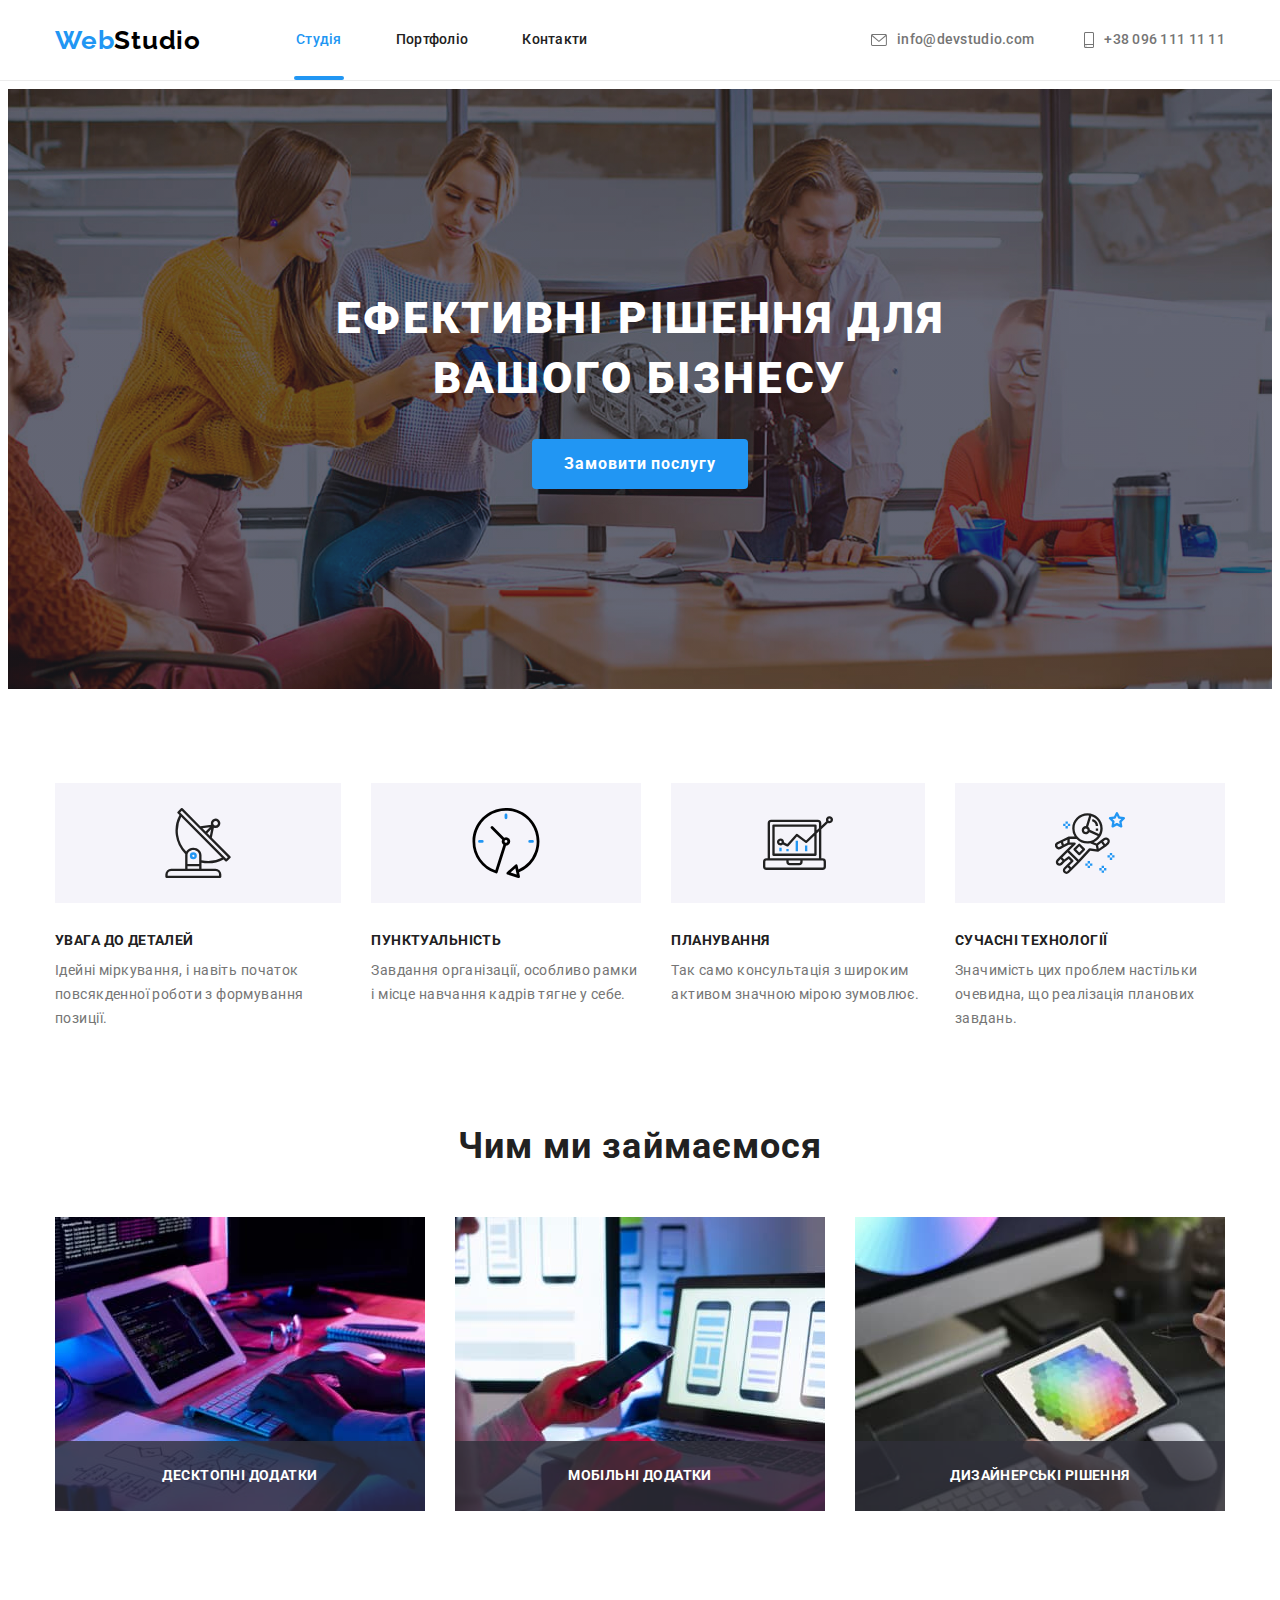
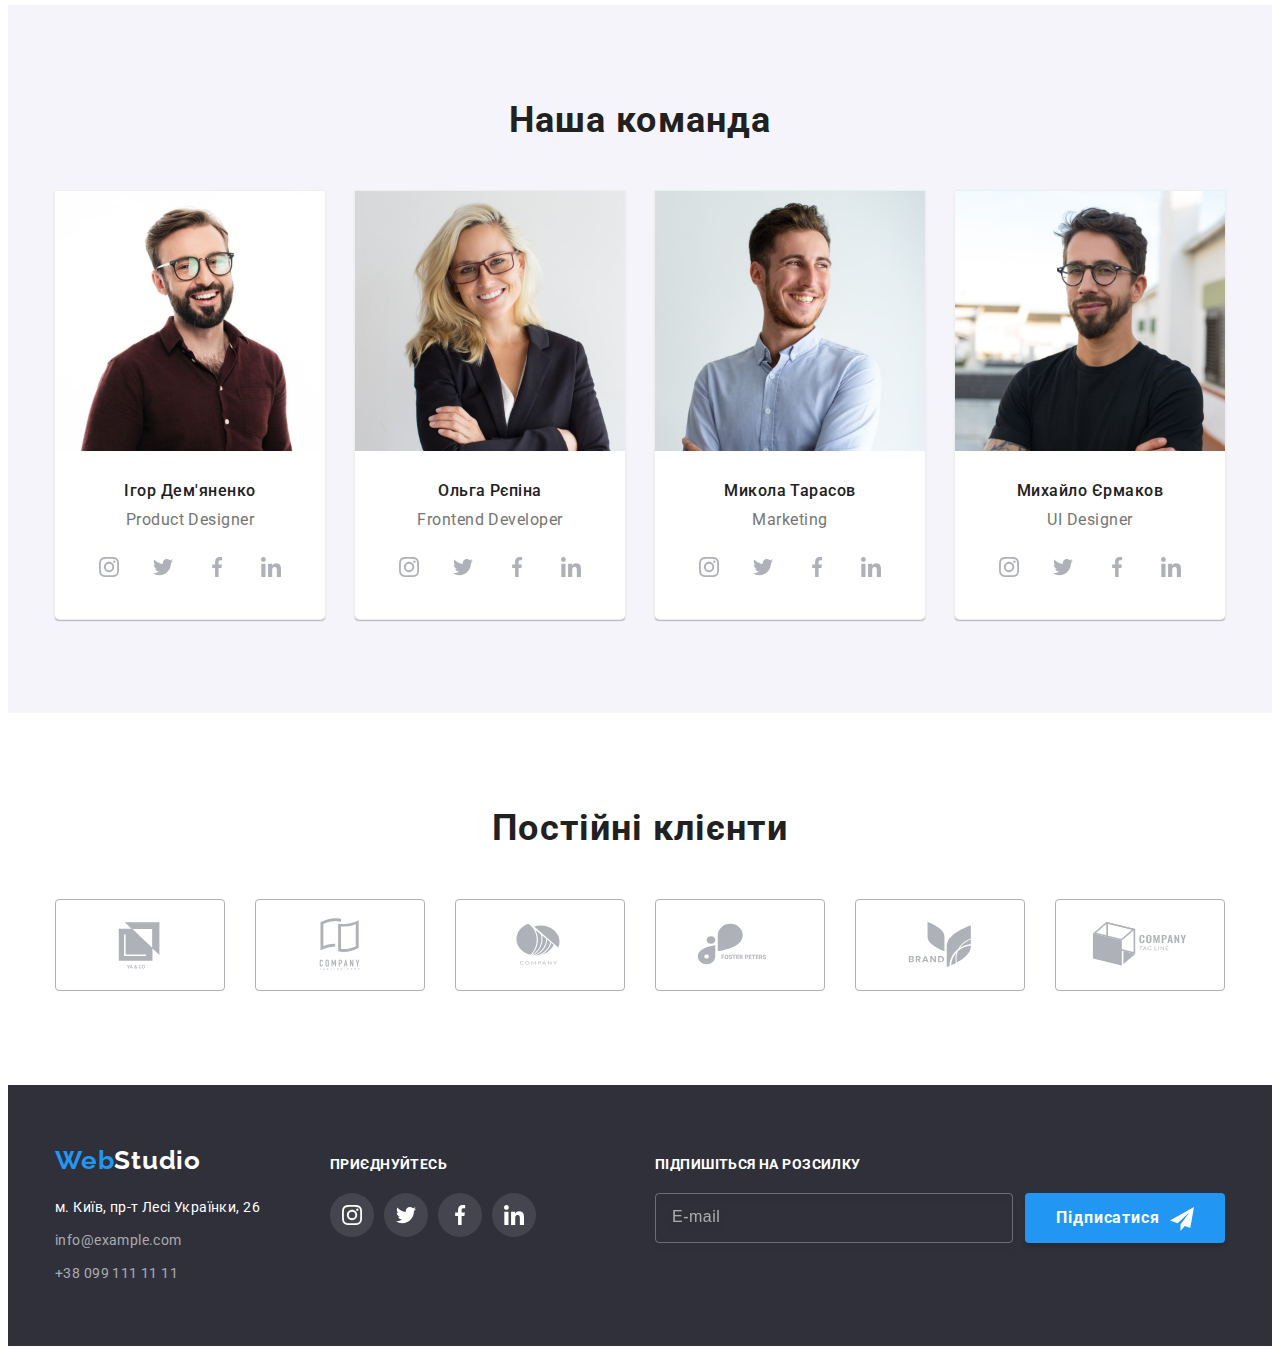
<file: index.html>
<!DOCTYPE html>
<html lang="uk">
	<head>
		<meta charset="UTF-8" />
		<meta http-equiv="X-UA-Compatible" content="IE=edge" />
		<meta name="viewport" content="width=device-width, initial-scale=1.0" />
		<title>Document</title>
		<link rel="preconnect" href="https://fonts.googleapis.com" />
		<link rel="preconnect" href="https://fonts.gstatic.com" crossorigin />
		<link
			href="https://fonts.googleapis.com/css2?family=Raleway:wght@700&family=Roboto:wght@400;500;700;900&display=swap"
			rel="stylesheet"
		/>
		<link
			rel="stylesheet"
			href="https://cdnjs.cloudflare.com/ajax/libs/modern-normalize/1.1.0/modern-normalize.min.css"
			integrity="sha512-wpPYUAdjBVSE4KJnH1VR1HeZfpl1ub8YT/NKx4PuQ5NmX2tKuGu6U/JRp5y+Y8XG2tV+wKQpNHVUX03MfMFn9Q=="
			crossorigin="anonymous"
			referrerpolicy="no-referrer"
		/>
		<link rel="stylesheet" href="./css/stilys.css" />
	</head>
	<body>
		<!--Логотип та навігація сайту-->
		<header class="page-header">
			<div class="conteiner container-header">
				<nav class="container-nav">
					<a href="./index.html" class="logo link" lang="en">Web<span class="heder-logo">Studio</span> </a>
					<ul class="site-nav list">
						<li class="item"><a href="./index.html" class="item-link link current">Студія</a></li>
						<li class="item"><a href="./portfolio.html" class="item-link link">Портфоліо</a></li>
						<li class="item"><a href="" class="item-link link">Контакти</a></li>
					</ul>
				</nav>
				<ul class="contacts-nav list">
					<li class="contact-item item">
						<a class="contact-link link" href="mailto:info@devstudio.com"
							><svg class="header-icons" width="16" height="12"><use href="./img/icons.svg#icon-envelope"></use></svg
							>info@devstudio.com</a
						>
					</li>
					<li class="contact-item item">
						<a class="contact-link link" href="tel:+380961111111"
							><svg class="header-icons" width="10" height="16"><use href="./img/icons.svg#icon-smartphone"></use></svg
							>+38 096 111 11 11</a
						>
					</li>
				</ul>
			</div>
		</header>
		<main>
			<!--Головна та замовлення послуг-->
			<section class="hero">
				<h1 class="hero-title">Ефективні рішення для вашого бізнесу</h1>
				<button type="button" class="button header-button" data-modal-open>Замовити послугу</button>
			</section>
			<!--Політика компаніі-->
			<section class="section">
				<div class="conteiner">
					<ul class="section-pre-title list">
						<li class="item">
							<div class="section-picture">
								<svg class="section-picture-icon" width="70" height="70">
									<use href="./img/icons.svg#icon-antenna"></use>
								</svg>
							</div>
							<h2 class="section-title">Увага до деталей</h2>
							<p class="section-text">Ідейні міркування, і навіть початок повсякденної роботи з формування позиції.</p>
						</li>
						<li class="item">
							<div class="section-picture">
								<svg class="section-picture-icon" width="70" height="70">
									<use href="./img/icons.svg#icon-clock"></use>
								</svg>
							</div>
							<h2 class="section-title">Пунктуальність</h2>
							<p class="section-text">Завдання організації, особливо рамки і місце навчання кадрів тягне у себе.</p>
						</li>
						<li class="item">
							<div class="section-picture">
								<svg class="section-picture-icon" width="70" height="70">
									<use href="./img/icons.svg#icon-diagram"></use>
								</svg>
							</div>
							<h2 class="section-title">Планування</h2>
							<p class="section-text">Так само консультація з широким активом значною мірою зумовлює.</p>
						</li>
						<li class="item">
							<div class="section-picture">
								<svg class="section-picture-icon" width="70" height="70">
									<use href="./img/icons.svg#icon-astronaut"></use>
								</svg>
							</div>
							<h2 class="section-title">Сучасні технології</h2>
							<p class="section-text">Значимість цих проблем настільки очевидна, що реалізація планових завдань.</p>
						</li>
					</ul>
				</div>
			</section>
			<!--Чим займається-->
			<section class="fiature">
				<div class="conteiner">
					<h2 class="fiature-title">Чим ми займаємося</h2>
					<ul class="fiature-img list">
						<li class="img">
							<div class="fiature-thumb">
								<img src="./img/about-img1.jpg" alt="Studio" width="370" height="294" />
								<div class="fiature-text">Десктопні додатки</div>
							</div>
						</li>
						<li class="img">
							<div class="fiature-thumb">
								<img src="./img/about-img2.jpg" alt="Studio" width="370" height="294" />
								<div class="fiature-text">Мобільні додатки</div>
							</div>
						</li>
						<li class="img">
							<div class="fiature-thumb">
								<img src="./img/about-img3.jpg" alt="Studio" width="370" height="294" />
								<div class="fiature-text">Дизайнерські рішення</div>
							</div>
						</li>
					</ul>
				</div>
			</section>
			<!--Наша команда-->
			<section class="team">
				<div class="conteiner about">
					<h2 class="team-title">Наша команда</h2>
					<ul class="team-about list">
						<li class="box">
							<img src="./img/img-igor.jpg" width="270" height="260" alt="Product Designer" />
							<h3 class="team-name">Ігор Дем'яненко</h3>
							<p class="team-text">Product Designer</p>
							<ul class="about-soc list">
								<li class="about-soc-item">
									<a href="" class="about-soc-link link"
										><svg class="about-soc-icon" width="20" height="20">
											<use href="./img/icons.svg#icon-instagram"></use></svg
									></a>
								</li>
								<li class="about-soc-item">
									<a href="" class="about-soc-link link"
										><svg class="about-soc-icon" width="20" height="20">
											<use href="./img/icons.svg#icon-twitter"></use></svg
									></a>
								</li>
								<li class="about-soc-item">
									<a href="" class="about-soc-link link"
										><svg class="about-soc-icon" width="20" height="20">
											<use href="./img/icons.svg#icon-facebook"></use></svg
									></a>
								</li>
								<li class="about-soc-item">
									<a href="" class="about-soc-link link"
										><svg class="about-soc-icon" width="20" height="20">
											<use href="./img/icons.svg#icon-linkedin"></use></svg
									></a>
								</li>
							</ul>
						</li>
						<li class="box">
							<img src="./img/img-olga.jpg" width="270" height="260" alt="Frontend Developer" />
							<h3 class="team-name">Ольга Рєпіна</h3>
							<p class="team-text">Frontend Developer</p>
							<ul class="about-soc list">
								<li class="about-soc-item">
									<a href="" class="about-soc-link link"
										><svg class="about-soc-icon" width="20" height="20">
											<use href="./img/icons.svg#icon-instagram"></use></svg
									></a>
								</li>
								<li class="about-soc-item">
									<a href="" class="about-soc-link link"
										><svg class="about-soc-icon" width="20" height="20">
											<use href="./img/icons.svg#icon-twitter"></use></svg
									></a>
								</li>
								<li class="about-soc-item">
									<a href="" class="about-soc-link link"
										><svg class="about-soc-icon" width="20" height="20">
											<use href="./img/icons.svg#icon-facebook"></use></svg
									></a>
								</li>
								<li class="about-soc-item">
									<a href="" class="about-soc-link link"
										><svg class="about-soc-icon" width="20" height="20">
											<use href="./img/icons.svg#icon-linkedin"></use></svg
									></a>
								</li>
							</ul>
						</li>
						<li class="box">
							<img src="./img/img-nikolaj.jpg" width="270" height="260" alt="Marketing" />
							<h3 class="team-name">Микола Тарасов</h3>
							<p class="team-text">Marketing</p>
							<ul class="about-soc list">
								<li class="about-soc-item">
									<a href="" class="about-soc-link link"
										><svg class="about-soc-icon" width="20" height="20">
											<use href="./img/icons.svg#icon-instagram"></use></svg
									></a>
								</li>
								<li class="about-soc-item">
									<a href="" class="about-soc-link link"
										><svg class="about-soc-icon" width="20" height="20">
											<use href="./img/icons.svg#icon-twitter"></use></svg
									></a>
								</li>
								<li class="about-soc-item">
									<a href="" class="about-soc-link link"
										><svg class="about-soc-icon" width="20" height="20">
											<use href="./img/icons.svg#icon-facebook"></use></svg
									></a>
								</li>
								<li class="about-soc-item">
									<a href="" class="about-soc-link link"
										><svg class="about-soc-icon" width="20" height="20">
											<use href="./img/icons.svg#icon-linkedin"></use></svg
									></a>
								</li>
							</ul>
						</li>
						<li class="box">
							<img src="./img/img-mihail.jpg" width="270" height="260" alt="UI Designer" />
							<h3 class="team-name">Михайло Єрмаков</h3>
							<p class="team-text">UI Designer</p>
							<ul class="about-soc list">
								<li class="about-soc-item">
									<a href="" class="about-soc-link link"
										><svg class="about-soc-icon" width="20" height="20">
											<use href="./img/icons.svg#icon-instagram"></use></svg
									></a>
								</li>
								<li class="about-soc-item">
									<a href="" class="about-soc-link link"
										><svg class="about-soc-icon" width="20" height="20">
											<use href="./img/icons.svg#icon-twitter"></use></svg
									></a>
								</li>
								<li class="about-soc-item">
									<a href="" class="about-soc-link link"
										><svg class="about-soc-icon" width="20" height="20">
											<use href="./img/icons.svg#icon-facebook"></use></svg
									></a>
								</li>
								<li class="about-soc-item">
									<a href="" class="about-soc-link link"
										><svg class="about-soc-icon" width="20" height="20">
											<use href="./img/icons.svg#icon-linkedin"></use></svg
									></a>
								</li>
							</ul>
						</li>
					</ul>
				</div>
			</section>
			<!--Клієнти-->
			<section class="client">
				<div class="conteiner">
					<h2 class="client-title">Постійні клієнти</h2>
					<ul class="client-list list">
						<li class="client-item">
							<a href="" class="client-link link"
								><svg class="client-icon" width="106" height="60">
									<use href="./img/icons.svg#icon-Logo-1"></use></svg
							></a>
						</li>
						<li class="client-item">
							<a href="" class="client-link link"
								><svg class="client-icon" width="106" height="60">
									<use href="./img/icons.svg#icon-Logo-2"></use></svg
							></a>
						</li>
						<li class="client-item">
							<a href="" class="client-link link"
								><svg class="client-icon" width="106" height="60">
									<use href="./img/icons.svg#icon-Logo-3"></use></svg
							></a>
						</li>
						<li class="client-item">
							<a href="" class="client-link link"
								><svg class="client-icon" width="106" height="60">
									<use href="./img/icons.svg#icon-Logo-4"></use></svg
							></a>
						</li>
						<li class="client-item">
							<a href="" class="client-link link"
								><svg class="client-icon" width="106" height="60">
									<use href="./img/icons.svg#icon-Logo-5"></use></svg
							></a>
						</li>
						<li class="client-item">
							<a href="" class="client-link link"
								><svg class="client-icon" width="106" height="60">
									<use href="./img/icons.svg#icon-Logo-6"></use></svg
							></a>
						</li>
					</ul>
				</div>
			</section>
		</main>
		<!--Контакти компанії-->
		<footer class="footer">
			<div class="conteiner footer-conteiner">
				<div class="adress">
					<a href="./index.html" class="fl link" lang="en">Web<span class="footer-logo">Studio</span> </a>
					<address class="footer-adress">
						<ul class="list adress-list">
							<li class="adress-item">
								<a
									href="https://www.google.com/maps/place/%D0%B1%D1%83%D0%BB.+%D0%9B%D0%B5%D1%81%D0%B8+%D0%A3%D0%BA%D1%80%D0%B0%D0%B8%D0%BD%D0%BA%D0%B8,+26,+%D0%9A%D0%B8%D0%B5%D0%B2,+02000"
									class="adress-link link"
								>
									м. Київ, пр-т Лесі Українки, 26
								</a>
							</li>
							<li class="adress-item"><a href="mailto:info@example.com" class="contact link">info@example.com</a></li>
							<li class="adress-item tel"><a href="tel:+380991111111" class="contact link">+38 099 111 11 11</a></li>
						</ul>
					</address>
				</div>
				<div class="footer-soc">
					<p class="footer-soc-title">приєднуйтесь</p>
					<ul class="footer-soc-list list">
						<li class="footer-soc-item">
							<a href="" class="footer-soc-link link"
								><svg class="footer-soc-icon" width="20" height="20">
									<use href="./img/icons.svg#icon-instagram"></use></svg
							></a>
						</li>
						<li class="footer-soc-item">
							<a href="" class="footer-soc-link link"
								><svg class="footer-soc-icon" width="20" height="20">
									<use href="./img/icons.svg#icon-twitter"></use></svg
							></a>
						</li>
						<li class="footer-soc-item">
							<a href="" class="footer-soc-link link"
								><svg class="footer-soc-icon" width="20" height="20">
									<use href="./img/icons.svg#icon-facebook"></use></svg
							></a>
						</li>
						<li class="footer-soc-item">
							<a href="" class="footer-soc-link link"
								><svg class="footer-soc-icon" width="20" height="20">
									<use href="./img/icons.svg#icon-linkedin"></use></svg
							></a>
						</li>
					</ul>
				</div>
				<div class="footer-subscription">
					<p class="footer-subscription-title">підпишіться на розсилку</p>
					<form class="footer-form js-speaker-form">
						<label for="e-mail"></label>
						<input type="text" class="footer-input" name="e-mail" id="e-mail" placeholder="E-mail" required />
						<button type="submit" class="footer-button-submit button">
							Підписатися<svg class="footer-icon" width="24px" height="24px">
								<use href="./img/icons.svg#icon-send"></use>
							</svg>
						</button>
					</form>
				</div>
			</div>
		</footer>
		<div class="backdrop is-hidden" data-modal>
			<div class="modal">
				<button class="modal-button" data-modal-close type="button">
					<svg class="modal-icon" width="18" height="18">
						<use href="./img/icons.svg#icon-close"></use>
					</svg>
				</button>
				<p class="modal-title">Залиште свої дані, ми вам передзвонимо</p>
				<form class="modal-form js-speaker-form">
					<div class="form-field">
						<label for="name" class="form-label">Ім'я</label>
						<div class="input-wrap">
							<input type="text" class="form-input" name="name" id="name" />
							<svg class="form-icon" width="18px" height="18px"><use href="./img/icons.svg#icon-person"></use></svg>
						</div>
					</div>
					<div class="form-field">
						<label for="tel" class="form-label">Телефон</label>
						<div class="input-wrap">
							<input type="tel" class="form-input" name="tel" id="tel" />
							<svg class="form-icon" width="18px" height="18px"><use href="./img/icons.svg#icon-phone"></use></svg>
						</div>
					</div>
					<div class="form-field">
						<label for="email" class="form-label">Пошта</label>
						<div class="input-wrap">
							<input type="email" class="form-input" name="email" id="email" />
							<svg class="form-icon" width="18px" height="18px"><use href="./img/icons.svg#icon-email"></use></svg>
						</div>
					</div>
					<div class="form-field-text">
						<label for="comment" class="form-label">Коментар</label>
						<textarea name="comment" id="comment" class="modal-text" placeholder="Введіть текст"></textarea>
					</div>
					<div class="checkbox-field">
						<input
							type="checkbox"
							class="input-checkbox visually-hidden"
							value="true"
							name="policy"
							id="policy"
							required
						/>
						<label for="policy" class="policy-label"
							><span class="span-checkbox"
								><svg class="span-icon" width="16" height="15">
									<use href="./img/icons.svg#icon-Vector"></use></svg></span
							>Погоджуюся з розсилкою та приймаю <a href="" class="checkbox-link">Умови договору</a></label
						>
					</div>
					<button type="submit" class="button-submit button">Відправити</button>
				</form>
			</div>
		</div>
		<!--JS-->
		<script src="./js/modal.js"></script>
		<script>
			const { height: pageHeaderHeight } = document.querySelector(".page-header").getBoundingClientRect();
			document.body.style.paddingTop = `${pageHeaderHeight}px`;
		</script>
		<!-- JS для заповнення модального вікна -->
		<script>
			(() => {
				document.querySelector(".js-speaker-form").addEventListener("submit", e => {
					e.preventDefault();

					new FormData(e.currentTarget).forEach((value, name) => console.log(`${name}: ${value}`));
				});
			})();
		</script>
	</body>
</html>
</file>
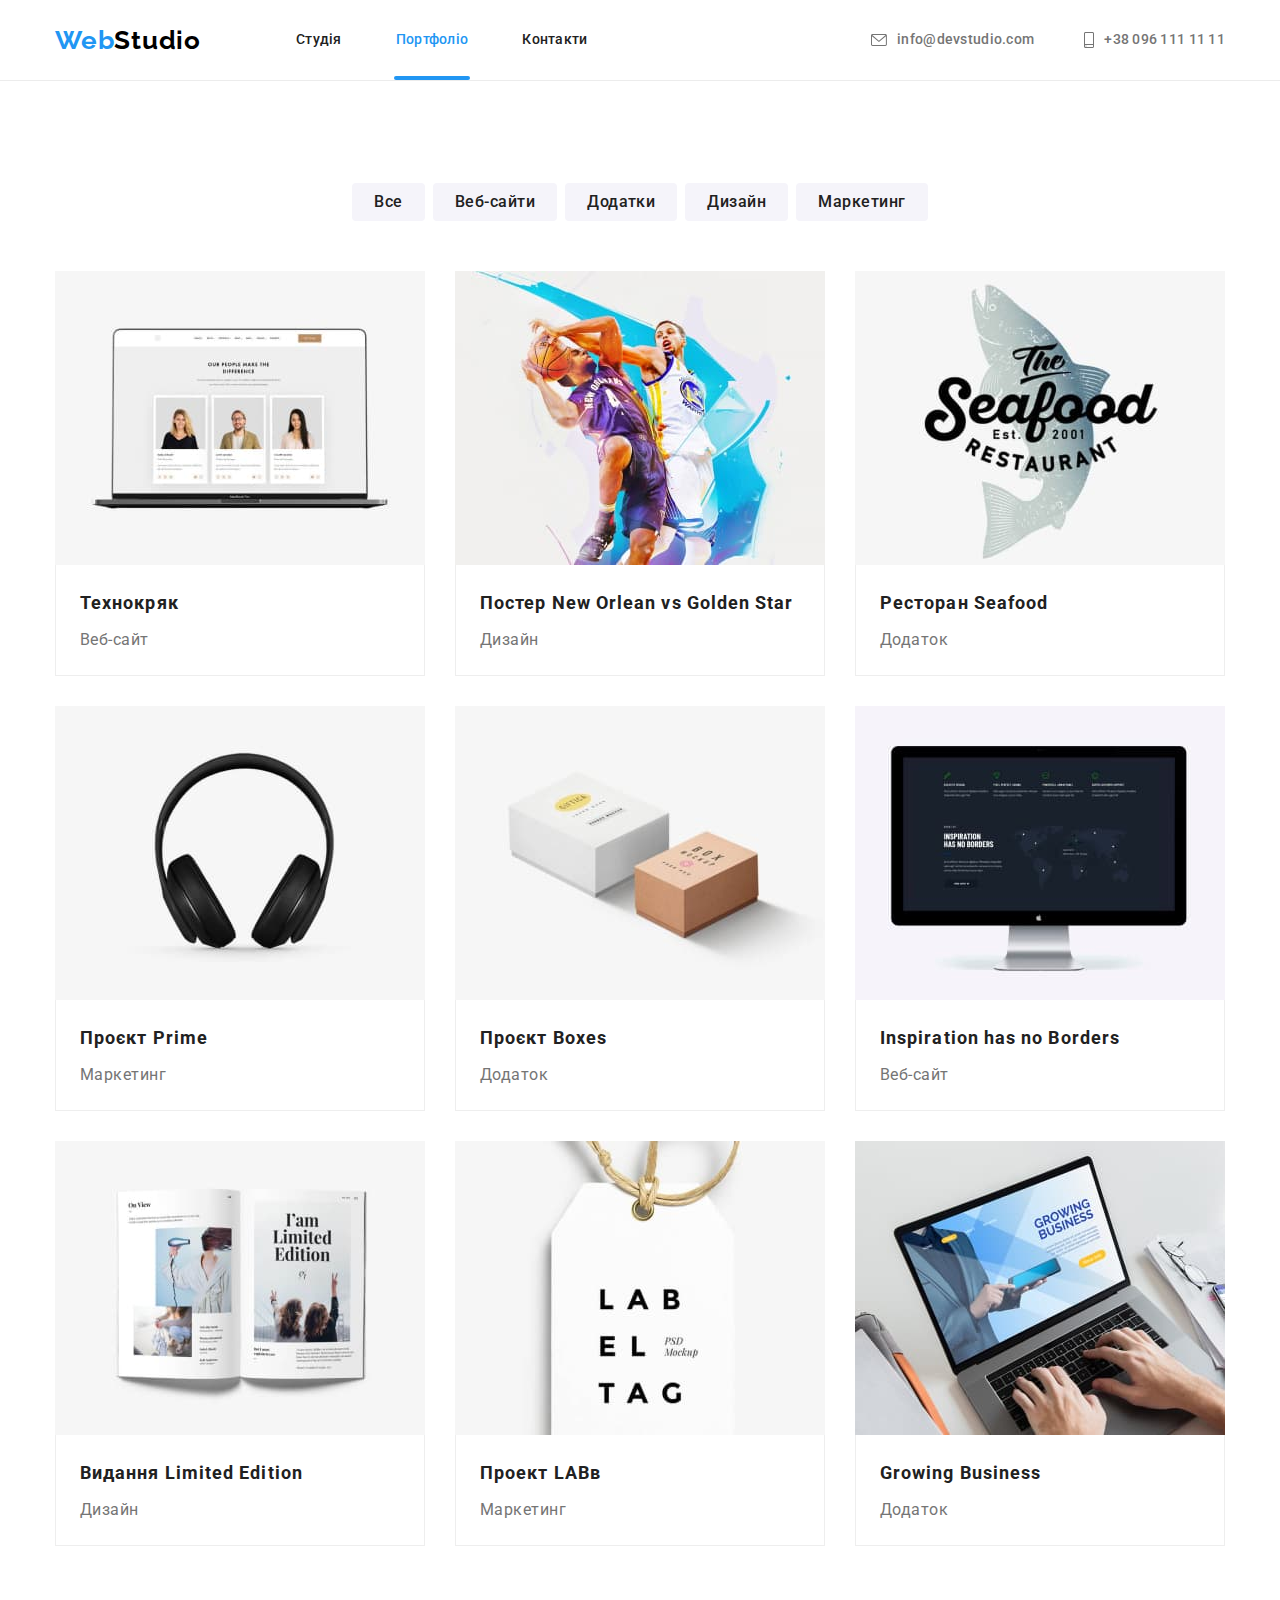
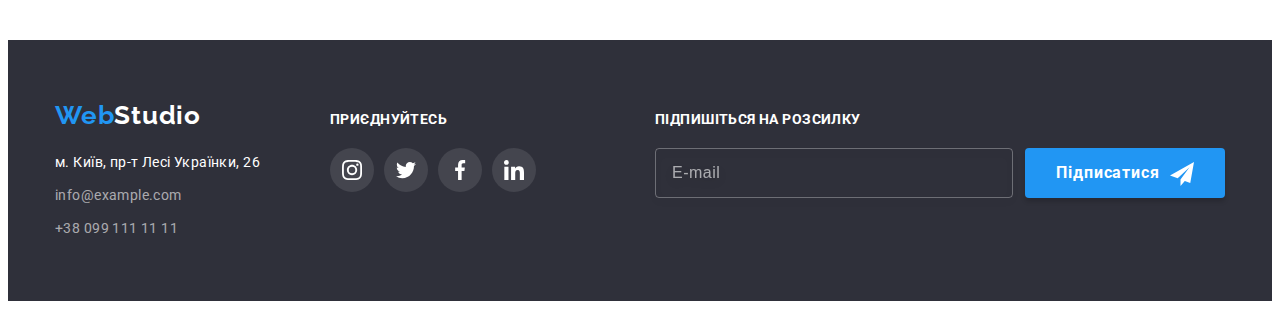
<file: portfolio.html>
<!DOCTYPE html>
<html lang="uk">
	<head>
		<meta charset="UTF-8" />
		<meta http-equiv="X-UA-Compatible" content="IE=edge" />
		<meta name="viewport" content="width=device-width, initial-scale=1.0" />
		<title>Document</title>
		<link rel="preconnect" href="https://fonts.googleapis.com" />
		<link rel="preconnect" href="https://fonts.gstatic.com" crossorigin />
		<link
			href="https://fonts.googleapis.com/css2?family=Raleway:wght@700&family=Roboto:wght@400;500;700;900&display=swap"
			rel="stylesheet"
		/>
		<link
			rel="stylesheet"
			href="https://cdnjs.cloudflare.com/ajax/libs/modern-normalize/1.1.0/modern-normalize.min.css"
			integrity="sha512-wpPYUAdjBVSE4KJnH1VR1HeZfpl1ub8YT/NKx4PuQ5NmX2tKuGu6U/JRp5y+Y8XG2tV+wKQpNHVUX03MfMFn9Q=="
			crossorigin="anonymous"
			referrerpolicy="no-referrer"
		/>
		<link rel="stylesheet" href="./css/stilys.css" />
	</head>
	<body>
		<!--Логотип та навігація сайту-->
		<header class="page-header">
			<div class="conteiner container-header">
				<nav class="container-nav">
					<a href="./index.html" class="logo link" lang="en">Web<span class="heder-logo">Studio</span> </a>
					<ul class="site-nav list">
						<li class="item"><a href="./index.html" class="link">Студія</a></li>
						<li class="item"><a href="./portfolio.html" class="link current">Портфоліо</a></li>
						<li class="item"><a href="" class="link">Контакти</a></li>
					</ul>
				</nav>
				<ul class="contacts-nav list">
					<li class="contact-item item">
						<a class="contact-link link" href="mailto:info@devstudio.com"
							><svg class="header-icons" width="16" height="12"><use href="./img/icons.svg#icon-envelope"></use></svg
							>info@devstudio.com</a
						>
					</li>
					<li class="contact-item item">
						<a class="contact-link link" href="tel:+380961111111"
							><svg class="header-icons" width="10" height="16"><use href="./img/icons.svg#icon-smartphone"></use></svg
							>+38 096 111 11 11</a
						>
					</li>
				</ul>
			</div>
		</header>
		<main>
			<!--Портфоліо-->
			<section class="portfolio">
				<div class="conteiner">
					<h1 hidden>Портфоліо</h1>
					<ul class="list filter">
						<li class="item-filter"><button type="button" class="button-filter">Все</button></li>
						<li class="item-filter"><button type="button" class="button-filter">Веб-сайти</button></li>
						<li class="item-filter"><button type="button" class="button-filter">Додатки</button></li>
						<li class="item-filter"><button type="button" class="button-filter">Дизайн</button></li>
						<li class="item-filter"><button type="button" class="button-filter">Маркетинг</button></li>
					</ul>
					<ul class="portfolio-about list">
						<li class="portfolio-item item">
							<a class="portfolio-link" href="">
								<div class="portfolio-top-wrap">
									<img src="./img/tehnokrak.jpg" width="370" height="294" alt="Photo" />
									<p class="portfolio-ap-text">
										Ресурс пропонує комплексні пропозиції з різним рівнем функціоналу та сервісів. Все це дозволить
										відвідувачу отримати вичерпні відомості про компанію чи приватну особу.
									</p>
								</div>
								<div class="div">
									<h2 class="portfolio-name list">Технокряк</h2>
									<p class="portfolio-text list">Веб-сайт</p>
								</div>
							</a>
						</li>
						<li class="portfolio-item item">
							<a class="portfolio-link" href=""
								><div class="portfolio-top-wrap">
									<img src="./img/poster.jpg" width="370" height="294" alt="Photo" />
									<p class="portfolio-ap-text">
										Ресурс пропонує комплексні пропозиції з різним рівнем функціоналу та сервісів. Все це дозволить
										відвідувачу отримати вичерпні відомості про компанію чи приватну особу.
									</p>
								</div>
								<div class="div">
									<h2 class="portfolio-name list">Постер New Orlean vs Golden Star</h2>
									<p class="portfolio-text list">Дизайн</p>
								</div>
							</a>
						</li>
						<li class="portfolio-item item">
							<a class="portfolio-link" href=""
								><div class="portfolio-top-wrap">
									<img src="./img/restorant.jpg" width="370" height="294" alt="Photo" />
									<p class="portfolio-ap-text">
										Ресурс пропонує комплексні пропозиції з різним рівнем функціоналу та сервісів. Все це дозволить
										відвідувачу отримати вичерпні відомості про компанію чи приватну особу.
									</p>
								</div>
								<div class="div">
									<h2 class="portfolio-name list">Ресторан Seafood</h2>
									<p class="portfolio-text list">Додаток</p>
								</div>
							</a>
						</li>
						<li class="portfolio-item item">
							<a class="portfolio-link" href=""
								><div class="portfolio-top-wrap">
									<img src="./img/progect-prime.jpg" width="370" height="294" alt="Photo" />
									<p class="portfolio-ap-text">
										Ресурс пропонує комплексні пропозиції з різним рівнем функціоналу та сервісів. Все це дозволить
										відвідувачу отримати вичерпні відомості про компанію чи приватну особу.
									</p>
								</div>
								<div class="div">
									<h2 class="portfolio-name list">Проєкт Prime</h2>
									<p class="portfolio-text list">Маркетинг</p>
								</div>
							</a>
						</li>
						<li class="portfolio-item item">
							<a class="portfolio-link" href=""
								><div class="portfolio-top-wrap">
									<img src="./img/progect-boxes.jpg" width="370" height="294" alt="Photo" />
									<p class="portfolio-ap-text">
										Ресурс пропонує комплексні пропозиції з різним рівнем функціоналу та сервісів. Все це дозволить
										відвідувачу отримати вичерпні відомості про компанію чи приватну особу.
									</p>
								</div>
								<div class="div">
									<h2 class="portfolio-name list">Проєкт Boxes</h2>
									<p class="portfolio-text list">Додаток</p>
								</div>
							</a>
						</li>
						<li class="portfolio-item item">
							<a class="portfolio-link" href=""
								><div class="portfolio-top-wrap">
									<img src="./img/inspiration.jpg" width="370" height="294" alt="Photo" />
									<p class="portfolio-ap-text">
										Ресурс пропонує комплексні пропозиції з різним рівнем функціоналу та сервісів. Все це дозволить
										відвідувачу отримати вичерпні відомості про компанію чи приватну особу.
									</p>
								</div>
								<div class="div">
									<h2 class="portfolio-name list">Inspiration has no Borders</h2>
									<p class="portfolio-text list">Веб-сайт</p>
								</div>
							</a>
						</li>
						<li class="portfolio-item item">
							<a class="portfolio-link" href=""
								><div class="portfolio-top-wrap">
									<img src="./img/limited-edition.jpg" width="370" height="294" alt="Photo" />
									<p class="portfolio-ap-text">
										Ресурс пропонує комплексні пропозиції з різним рівнем функціоналу та сервісів. Все це дозволить
										відвідувачу отримати вичерпні відомості про компанію чи приватну особу.
									</p>
								</div>
								<div class="div">
									<h2 class="portfolio-name list">Видання Limited Edition</h2>
									<p class="portfolio-text list">Дизайн</p>
								</div>
							</a>
						</li>
						<li class="portfolio-item item">
							<a class="portfolio-link" href=""
								><div class="portfolio-top-wrap">
									<img src="./img/progect-lab.jpg" width="370" height="294" alt="Photo" />
									<p class="portfolio-ap-text">
										Ресурс пропонує комплексні пропозиції з різним рівнем функціоналу та сервісів. Все це дозволить
										відвідувачу отримати вичерпні відомості про компанію чи приватну особу.
									</p>
								</div>
								<div class="div">
									<h2 class="portfolio-name list">Проект LABв</h2>
									<p class="portfolio-text list">Маркетинг</p>
								</div>
							</a>
						</li>
						<li class="portfolio-item item">
							<a class="portfolio-link" href=""
								><div class="portfolio-top-wrap">
									<img src="./img/growing-bisiness.jpg" width="370" height="294" alt="Photo" />
									<p class="portfolio-ap-text">
										Ресурс пропонує комплексні пропозиції з різним рівнем функціоналу та сервісів. Все це дозволить
										відвідувачу отримати вичерпні відомості про компанію чи приватну особу.
									</p>
								</div>
								<div class="div">
									<h2 class="portfolio-name list">Growing Business</h2>
									<p class="portfolio-text list">Додаток</p>
								</div>
							</a>
						</li>
					</ul>
				</div>
			</section>
		</main>
		<!--Контакти компанії-->
		<footer class="footer">
			<div class="conteiner footer-conteiner">
				<div class="adress">
					<a href="./index.html" class="fl link" lang="en">Web<span class="footer-logo">Studio</span> </a>
					<address class="footer-adress">
						<ul class="list adress-list">
							<li class="adress-item">
								<a
									href="https://www.google.com/maps/place/%D0%B1%D1%83%D0%BB.+%D0%9B%D0%B5%D1%81%D0%B8+%D0%A3%D0%BA%D1%80%D0%B0%D0%B8%D0%BD%D0%BA%D0%B8,+26,+%D0%9A%D0%B8%D0%B5%D0%B2,+02000"
									class="adress-link link"
								>
									м. Київ, пр-т Лесі Українки, 26
								</a>
							</li>
							<li class="adress-item"><a href="mailto:info@example.com" class="contact link">info@example.com</a></li>
							<li class="adress-item tel"><a href="tel:+380991111111" class="contact link">+38 099 111 11 11</a></li>
						</ul>
					</address>
				</div>
				<div class="footer-soc">
					<p class="footer-soc-title">приєднуйтесь</p>
					<ul class="footer-soc-list list">
						<li class="footer-soc-item">
							<a href="" class="footer-soc-link link"
								><svg class="footer-soc-icon" width="20" height="20">
									<use href="./img/icons.svg#icon-instagram"></use></svg
							></a>
						</li>
						<li class="footer-soc-item">
							<a href="" class="footer-soc-link link"
								><svg class="footer-soc-icon" width="20" height="20">
									<use href="./img/icons.svg#icon-twitter"></use></svg
							></a>
						</li>
						<li class="footer-soc-item">
							<a href="" class="footer-soc-link link"
								><svg class="footer-soc-icon" width="20" height="20">
									<use href="./img/icons.svg#icon-facebook"></use></svg
							></a>
						</li>
						<li class="footer-soc-item">
							<a href="" class="footer-soc-link link"
								><svg class="footer-soc-icon" width="20" height="20">
									<use href="./img/icons.svg#icon-linkedin"></use></svg
							></a>
						</li>
					</ul>
				</div>
				<div class="footer-subscription">
					<p class="footer-subscription-title">підпишіться на розсилку</p>
					<form class="footer-form js-speaker-form">
						<label for="email"></label>
						<input type="text" class="footer-input" name="email" id="email" placeholder="E-mail" required />
						<button type="submit" class="footer-button-submit button">
							Підписатися<svg class="footer-icon" width="24px" height="24px">
								<use href="./img/icons.svg#icon-send"></use>
							</svg>
						</button>
					</form>
				</div>
			</div>
		</footer>
		<!--JS-->
		<script src="./js/modal.js"></script>
		<script>
			const { height: pageHeaderHeight } = document.querySelector(".page-header").getBoundingClientRect();
			document.body.style.paddingTop = `${pageHeaderHeight}px`;
		</script>
		<!-- JS для заповнення модального вікна -->
		<script>
			(() => {
				document.querySelector(".js-speaker-form").addEventListener("submit", e => {
					e.preventDefault();

					new FormData(e.currentTarget).forEach((value, name) => console.log(`${name}: ${value}`));
				});
			})();
		</script>
	</body>
</html>
</file>
<file: css/stilys.css>
html {
	line-height: 1.15;
	-webkit-text-size-adjust: 100%;
}
*,
*::before,
*::after {
	box-sizing: border-box;
}
.h1,
.h2,
.h3,
.h4,
.h5,
.h6,
.p {
	margin: 0;
}
.ul {
	margin: 0;
	padding: 0;
}
body {
	position: relative;
	font-family: "Roboto", sans-serif;
	background-color: #fff;
	color: var(--primary-text-color);
	max-width: 1600px;
}
:root {
	--primary-text-color: #212121;
	--title-text-color: #757575;
	--accent-text-color: #2196f3;
	--primary-white-color: #ffffff;
	--second-color: #f5f4fa;
	--accent-color: #2f303a;
}
img {
	display: block;
	width: 100%;
	height: auto;
}
.list {
	list-style: none;
	padding: 0;
	margin: 0;
}
.link:hover,
.link:focus {
	color: var(--accent-text-color);
}
.link {
	text-decoration: none;
	cursor: pointer;
}

.conteiner {
	margin-left: auto;
	margin-right: auto;
	width: 1200px;
	padding-left: 15px;
	padding-right: 15px;
}
.visually-hidden {
	position: absolute;
	white-space: nowrap;
	width: 1px;
	height: 1px;
	overflow: hidden;
	border: 0;
	padding: 0;
	clip: rect(0 0 0 0);
	clip-path: inset(50%);
	margin: -1px;
}
.button {
	font-family: inherit;
	border: none;
	border-radius: 4px;
	font-weight: 700;
	font-size: 16px;
	line-height: 1.88;
	letter-spacing: 0.06em;
	color: var(--primary-white-color);
	background-color: var(--accent-text-color);
	cursor: pointer;
}
/* ---------------------HEADER----------------- */
.page-header {
	position: fixed;
	width: 100%;
	top: 0;
	left: 0;
	margin-left: auto;
	margin-right: auto;
	background-color: var(--primary-white-color);
	border-bottom: 1px solid #ececec;
	z-index: 1;
	max-width: 1600px;
}
.logo {
	margin-right: 93px;
	margin-left: 0;
	font-family: "Raleway";
	font-weight: 700;
	font-size: 26px;
	line-height: 1.19;
	letter-spacing: 0.03em;
	color: var(--accent-text-color);
}
.heder-logo {
	color: #000000;
}
.container-header,
.container-nav,
.site-nav,
.contacts-nav {
	display: flex;
	align-items: center;
}
.link.current {
	color: var(--accent-text-color);
}
.site-nav .link {
	display: block;
}
.contacts-nav {
	margin-left: auto;
}
.site-nav,
.contacts-nav {
	font-weight: 500;
	font-size: 14px;
	line-height: 1.14;
	letter-spacing: 0.02em;
}
.site-nav .item + .item,
.contacts-nav .item + .item {
	margin-left: 50px;
}
.site-nav a {
	color: var(--primary-text-color);
	padding-top: 32px;
	padding-bottom: 32px;
	padding-left: 2px;
	padding-right: 2px;
}
.contacts-nav a {
	color: var(--title-text-color);
	padding-top: 32px;
	padding-bottom: 32px;
	display: flex;
	align-items: center;
}

.item-link,
.contact-link .header-icons,
.contact-link {
	transition-property: color;
	transition-duration: 250ms;
	transition-timing-function: cubic-bezier(0.4, 0, 0.2, 1);
}
.contact-link:hover,
.contact-link:focus {
	color: var(--accent-text-color);
}
.contact-link:hover .header-icons,
.contact-link:focus .header-icons {
	color: var(--accent-text-color);
}
.header-icons {
	margin-right: 10px;
	align-items: center;
	justify-content: center;
	fill: currentColor;
}
.link.current {
	position: relative;
}
.link.current::after {
	position: absolute;
	left: 0;
	bottom: 0;
	content: "";
	display: inline-block;
	width: 100%;
	height: 4px;
	background-color: var(--accent-text-color);
	border-radius: 2px;
	background-size: contain;
}

/*--------------------HERO-------------------- */
.hero {
	padding-top: 200px;
	padding-bottom: 200px;
	background-color: var(--accent-color);
	background-image: linear-gradient(rgba(47, 48, 58, 0.4), rgba(47, 48, 58, 0.4)), url(../img/hero.jpg);
	text-align: center;
	max-width: 1600px;
	margin-left: auto;
	margin-right: auto;
	background-repeat: no-repeat;
	background-position: center;
	border-style: cover;
}
.hero-title {
	max-width: 696px;
	margin-left: auto;
	margin-right: auto;
	margin-top: 0;
	margin-bottom: 30px;
	font-weight: 900;
	font-size: 44px;
	line-height: 1.36;
	text-align: center;
	letter-spacing: 0.06em;
	text-transform: uppercase;
	color: var(--primary-white-color);
}
.header-button {
	min-width: 216px;
	padding: 10px 32px;
	display: inline-block;
}
.header-button:hover,
.header-button:focus {
	opacity: 0.9;
}

/* ---------------------SECTION----------------- */
.section-pre-title {
	display: flex;
	align-items: flex-start;
}
.section-pre-title .item + .item {
	margin-left: 30px;
	max-width: 270px;
}
.section,
.fiature,
.team {
	padding-top: 94px;
	padding-bottom: 94px;
}
.section-title {
	margin-top: 0;
	margin-bottom: 10px;
	font-weight: 700;
	font-size: 14px;
	line-height: 1.14;
	letter-spacing: 0.03em;
	text-transform: uppercase;
	color: var(--primary-text-color);
}
.section-text {
	margin-top: 0;
	margin-bottom: 0;
	font-weight: 400;
	font-size: 14px;
	line-height: 1.71;
	letter-spacing: 0.03em;
	color: var(--title-text-color);
}
.section-picture {
	height: 120px;
	width: 270;
	background-color: #f5f4fa;
	display: flex;
	align-items: center;
	justify-content: center;
	margin-bottom: 30px;
}

/* ---------------------FIATURE----------------- */
.fiature {
	padding-top: 0;
}
.fiature-img .img + .img {
	margin-left: 30px;
}
.fiature-img {
	display: flex;
}

.fiature-title,
.team-title {
	margin-top: 0;
	margin-bottom: 50px;
	font-weight: 700;
	font-size: 36px;
	line-height: 1.17;
	text-align: center;
	letter-spacing: 0.03em;
	color: var(--primary-text-color);
}
.fiature-thumb {
	position: relative;
}
.fiature-text {
	position: absolute;
	left: 0;
	bottom: 0;
	width: 370px;
	height: 70px;
	display: flex;
	align-items: center;
	justify-content: center;
	font-style: normal;
	font-weight: 700;
	font-size: 14px;
	line-height: 1.14;
	text-align: center;
	letter-spacing: 0.03em;
	text-transform: uppercase;
	color: var(--primary-white-color);
	background: rgba(47, 48, 58, 0.8);
}

/* ---------------------TEAM----------------- */

.team {
	background-color: var(--second-color);
	max-width: 1600px;
	margin-left: auto;
	margin-right: auto;
}
.team-about {
	display: flex;
}
.team-about .box + .box {
	margin-left: 30px;
}
.box {
	background-color: var(--primary-white-color);
	outline: 1px solid #eeeeee;
	box-shadow: 0px 1px 3px rgba(0, 0, 0, 0.12), 0px 1px 1px rgba(0, 0, 0, 0.14), 0px 2px 1px rgba(0, 0, 0, 0.2);
	border-radius: 0px 0px 4px 4px;
}
.team-name {
	padding-top: 30px;
	margin-top: 0;
	margin-bottom: 10px;
	font-weight: 500;
	font-size: 16px;
	line-height: 1.19;
	text-align: center;
	letter-spacing: 0.03em;
	color: var(--primary-text-color);
}
.team-text {
	margin-top: 0;
	margin-bottom: 16px;
	font-weight: 400;
	font-size: 16px;
	line-height: 1.19;
	text-align: center;
	letter-spacing: 0.03em;
	color: var(--title-text-color);
}

.about-soc {
	display: flex;
	justify-content: center;
	gap: 10px;
}
.about-soc.list {
	padding-bottom: 30px;
}
.about-soc-link {
	width: 44px;
	height: 44px;
	border-radius: 50%;
	background-color: var(--primary-white-color);
	display: flex;
	align-items: center;
	justify-content: center;
	transition-property: background-color;
	transition-duration: 250ms;
	transition-timing-function: cubic-bezier(0.4, 0, 0.2, 1);
}
.about-soc-link:hover,
.about-soc-link:focus {
	background-color: var(--accent-text-color);
}
.about-soc-link:hover .about-soc-icon,
.about-soc-link:focus .about-soc-icon {
	fill: var(--primary-white-color);
}
.about-soc-icon {
	fill: #afb1b8;
	transition-property: fill;
	transition-duration: 250ms;
	transition-timing-function: cubic-bezier(0.4, 0, 0.2, 1);
}
/*---------------------CLIENT-------------------*/
.client {
	padding-top: 94px;
	padding-bottom: 94px;
}
.client-title {
	margin-top: 0;
	margin-bottom: 50px;
	color: var(--primary-text-color);
	font-weight: 700;
	font-size: 36px;
	line-height: 1.17;
	text-align: center;
	letter-spacing: 0.03em;
}
.client-list {
	display: flex;
	align-items: center;
	justify-content: center;
}
.client-list .client-item + .client-item {
	margin-left: 30px;
}
.client-link {
	width: 170px;
	height: 92px;
	border: 1px solid #afb1b8;
	border-radius: 4px;
	display: flex;
	align-items: center;
	justify-content: center;
	cursor: pointer;
	transition-property: border-color;
	transition-duration: 250ms;
	transition-timing-function: cubic-bezier(0.4, 0, 0.2, 1);
}
.client-icon {
	fill: #afb1b8;
	transition-property: fill;
	transition-duration: 250ms;
	transition-timing-function: cubic-bezier(0.4, 0, 0.2, 1);
}
.client-link:hover {
	border-color: var(--accent-text-color);
}
.client-link:hover .client-icon {
	fill: var(--accent-text-color);
}
/* ---------------------FOOTER----------------- */
.footer {
	background-color: var(--accent-color);
	padding-top: 60px;
	padding-bottom: 60px;
	max-width: 1600px;
	margin-left: auto;
	margin-right: auto;
}
.fl {
	display: block;
	font-family: "Raleway";
	font-weight: 700;
	font-size: 26px;
	line-height: 1.19;
	letter-spacing: 0.03em;
	margin-bottom: 20px;
	color: var(--accent-text-color);
}
.footer-logo {
	color: var(--primary-white-color);
}
.adress-link,
.contact {
	font-weight: 400;
	font-size: 14px;
	line-height: 1.71;
	letter-spacing: 0.03em;
	font-style: normal;
	transition-property: color;
	transition-duration: 250ms;
	transition-timing-function: cubic-bezier(0.4, 0, 0.2, 1);
}
.adress-link {
	color: var(--primary-white-color);
}
.contact {
	color: rgba(255, 255, 255, 0.6);
}
.adress-item {
	margin-bottom: 9px;
}
.adress-item:last-child {
	margin-bottom: 0;
}
.footer-conteiner {
	display: flex;
	gap: 70px;
	align-items: baseline;
}

.footer-soc-list {
	display: flex;
	gap: 10px;
}
.footer-soc-title,
.footer-subscription-title {
	font-weight: 700;
	font-size: 14px;
	line-height: 1.14;
	letter-spacing: 0.03em;
	text-transform: uppercase;
	color: var(--primary-white-color);
	margin-top: 0;
	margin-bottom: 20px;
}
.footer-soc-link {
	width: 44px;
	height: 44px;
	border-radius: 50%;
	background: rgba(255, 255, 255, 0.1);
	display: flex;
	align-items: center;
	justify-content: center;
	transition-property: background-color, fill;
	transition-duration: 250ms;
	transition-timing-function: cubic-bezier(0.4, 0, 0.2, 1);
}
.footer-soc-link:hover {
	background-color: var(--accent-text-color);
}
.footer-soc-link:hover .footer-soc-icon {
	fill: var(--primary-white-color);
}
.footer-soc-icon {
	fill: var(--primary-white-color);
}
.footer-form {
	display: flex;
	justify-content: center;
	align-items: center;
}
.footer-subscription {
	margin-left: auto;
}
.footer-input {
	width: 358px;
	height: 50px;
	outline: none;
	border: 1px solid rgba(255, 255, 255, 0.3);
	border-radius: 4px;
	padding: 15px 16px;
	margin-right: 12px;
	font-weight: 400;
	background-color: transparent;
	color: var(--primary-white-color);
	filter: drop-shadow(0px 4px 4px rgba(0, 0, 0, 0.15));
}
.footer-input::placeholder {
	font-size: 16px;
	line-height: 1.25;
	letter-spacing: 0.03em;
	color: rgba(255, 255, 255, 0.6);
}
.footer-button-submit {
	width: 200px;
	padding: 10px 28px;
	box-shadow: 0px 4px 4px rgba(0, 0, 0, 0.15);
}
.footer-icon {
	margin-left: 10px;
	vertical-align: middle;
}
.footer-button-submit:hover,
.footer-button-submit:focus {
	opacity: 0.9;
}
/*--------------------MODAL------------------------*/

.backdrop {
	position: fixed;
	top: 0;
	width: 100%;
	height: 100%;
	background-color: rgba(0, 0, 0, 0.2);
	max-width: 1600px;
	transition: opacity 500ms cubic-bezier(0.4, 0, 0.2, 1), visibility 500ms cubic-bezier(0.4, 0, 0.2, 1);
	z-index: 2;
}
.is-hidden {
	opacity: 0;
	pointer-events: none;
	visibility: hidden;
}
.backdrop.is-hidden .modal {
	transform: translate(-50%, -50%) scale(0) rotate(180deg);
}
.modal {
	position: absolute;
	top: 50%;
	left: 50%;
	transform: translate(-50%, -50%) scale(1) rotate(0);
	transition: transform 500ms linear;
	width: 528px;
	height: 581px;
	background-color: var(--primary-white-color);
	box-shadow: 0px 1px 3px rgba(0, 0, 0, 0.12), 0px 1px 1px rgba(0, 0, 0, 0.14), 0px 2px 1px rgba(0, 0, 0, 0.2);
	border-radius: 4px;
	padding: 40px;
	text-align: center;
}
.modal-button {
	position: absolute;
	padding: 0;
	top: 8px;
	right: 8px;
	width: 30px;
	height: 30px;
	border-radius: 50%;
	border: 1px solid rgba(0, 0, 0, 0.1);
	background-color: var(--primary-white-color);
	display: flex;
	align-items: center;
	justify-content: center;
	cursor: pointer;
}
.modal-button:hover .modal-icon {
	fill: var(--accent-text-color);
}
.modal-title {
	font-weight: 700;
	font-size: 20px;
	line-height: 1.15;
	text-align: center;
	letter-spacing: 0.03em;
	color: var(--primary-text-color);
	margin: 0;
	margin-bottom: 12px;
}
.form-field {
	margin-bottom: 10px;
}
.form-field-text {
	margin-bottom: 20px;
}
.form-label {
	display: block;
	text-align: left;
	margin-bottom: 4px;
	font-weight: 400;
	font-size: 12px;
	line-height: 1.17;
	letter-spacing: 0.01em;
	color: var(--title-text-color);
	cursor: pointer;
}
.input-wrap {
	position: relative;
}
.form-input {
	width: 100%;
	height: 40px;
	left: 576px;
	top: 314px;
	padding: 12px 00 12px 42px;
	border: 1px solid rgba(33, 33, 33, 0.2);
	border-radius: 4px;
	cursor: pointer;
}
.form-input,
.modal-text:focus {
	outline-color: var(--accent-text-color);
}
.form-input:focus + .form-icon {
	fill: var(--accent-text-color);
}
.form-icon {
	position: absolute;
	left: 12px;
	top: 50%;
	transform: translatey(-50%);
}
.form-label:focus + .form-input {
	color: var(--accent-text-color);
	border: var(--accent-text-color);
}
.modal-text {
	display: block;
	width: 100%;
	height: 120px;
	border: 1px solid rgba(33, 33, 33, 0.2);
	border-radius: 4px;
	resize: none;
	padding: 12px 16px;
	cursor: pointer;
}
.form-field-text textarea::placeholder {
	font-size: 12px;
	line-height: 1.17;
	letter-spacing: 0.01em;
}
.checkbox-field {
	margin-bottom: 30px;
}
.policy-label {
	display: flex;
	font-weight: 400;
	font-size: 14px;
	line-height: 1.71;
	letter-spacing: 0.03em;
	color: var(--accent-color);
	display: flex;
	align-items: center;
	justify-content: center;
}
.policy-label span {
	width: 16px;
	height: 15px;
	border: 2px solid var(--primary-text-color);
	border-radius: 3px;
	margin-right: 7px;
	display: flex;
	align-items: center;
	justify-content: center;
	transition: background-color 300ms linear;
}
.input-checkbox {
	display: block;
	transition: border-color 300ms linear;
}
.span-icon {
	fill: transparent;
	transition: fill 300ms linear;
}
.input-checkbox:checked + .policy-label span {
	background-color: var(--accent-text-color);
	border-color: var(--accent-text-color);
}
.input-checkbox:checked + .policy-label .span-icon {
	fill: var(--primary-white-color);
	border: none;
}
.checkbox-link {
	margin-left: 7px;
	font-weight: 400;
	font-size: 14px;
	line-height: 1.71;
	letter-spacing: 0.03em;
	color: var(--accent-color);
	text-decoration-line: underline;
	color: var(--accent-text-color);
}
.button-submit {
	min-width: 200px;
	padding: 10px 52px;
	box-shadow: 0px 4px 4px rgba(0, 0, 0, 0.15);
	display: inline-block;
}
.button-submit:hover,
.button-submit:focus {
	opacity: 0.9;
}
/* ---------------------PORTFOLIO----------------- */

.filter {
	margin-bottom: 50px;
	display: flex;
	justify-content: center;
}
.filter .item-filter + .item-filter {
	margin-left: 8px;
}
.button-filter {
	padding: 6px 22px;
	border: none;
	border-radius: 4px;
	cursor: pointer;
	font-family: inherit;
	font-weight: 500;
	font-size: 16px;
	line-height: 1.63;
	letter-spacing: 0.03em;
	color: var(--primary-text-color);
	background-color: var(--second-color);
	transition-property: color, background-color, box-shadow;
	transition-duration: 250ms;
	transition-timing-function: cubic-bezier(0.4, 0, 0.2, 1);
}
.button-filter:hover {
	color: var(--primary-white-color);
	background-color: var(--accent-text-color);
	box-shadow: 0px 3px 1px rgba(0, 0, 0, 0.1), 0px 1px 2px rgba(0, 0, 0, 0.08), 0px 2px 2px rgba(0, 0, 0, 0.12);
}
.portfolio-about {
	background-color: var(--primary-white-color);
	display: flex;
	flex-wrap: wrap;
	gap: 30px;
}
.portfolio-item {
	flex-basis: calc((100% - 2 * 30px) / 3);
}

.portfolio-top-wrap {
	position: relative;
	overflow: hidden;
}
.portfolio-link {
	text-decoration: none;
	cursor: pointer;
}
.portfolio-ap-text {
	position: absolute;
	top: 0;
	left: 0;
	font-weight: 400;
	font-size: 18px;
	line-height: 1.56;
	letter-spacing: 0.03em;
	color: var(--primary-white-color);
	background: rgba(33, 150, 243, 0.9);
	margin: 0;
	padding: 63px 24px;
	height: 100%;
	transform: translateY(101%);
	transition: transform 250ms linear;
}
.portfolio-name {
	margin-bottom: 4px;
	font-weight: 700;
	font-size: 18px;
	line-height: 2;
	letter-spacing: 0.06em;
	color: var(--primary-text-color);
}
.portfolio-text {
	font-weight: 400;
	font-size: 16px;
	line-height: 1.88;
	letter-spacing: 0.03em;
	color: var(--title-text-color);
	margin-bottom: 0;
}
.portfolio {
	padding-top: 94px;
	padding-bottom: 94px;
}
.filter .button-filter + .button-filter {
	margin-left: 30px;
}
.div {
	padding: 20px 24px;
	border-left: 1px solid #eeeeee;
	border-bottom: 1px solid #eeeeee;
	border-right: 1px solid #eeeeee;
}
.portfolio-link {
	display: block;
	transition-property: box-shadow;
	transition-duration: 250ms;
	transition-timing-function: cubic-bezier(0.4, 0, 0.2, 1);
}
.portfolio-link:hover {
	box-shadow: 0px 1px 1px rgba(0, 0, 0, 0.12), 0px 4px 4px rgba(0, 0, 0, 0.06), 1px 4px 6px rgba(0, 0, 0, 0.16);
}
.portfolio-link:hover .portfolio-ap-text {
	transform: translateY(0%);
}
</file>
